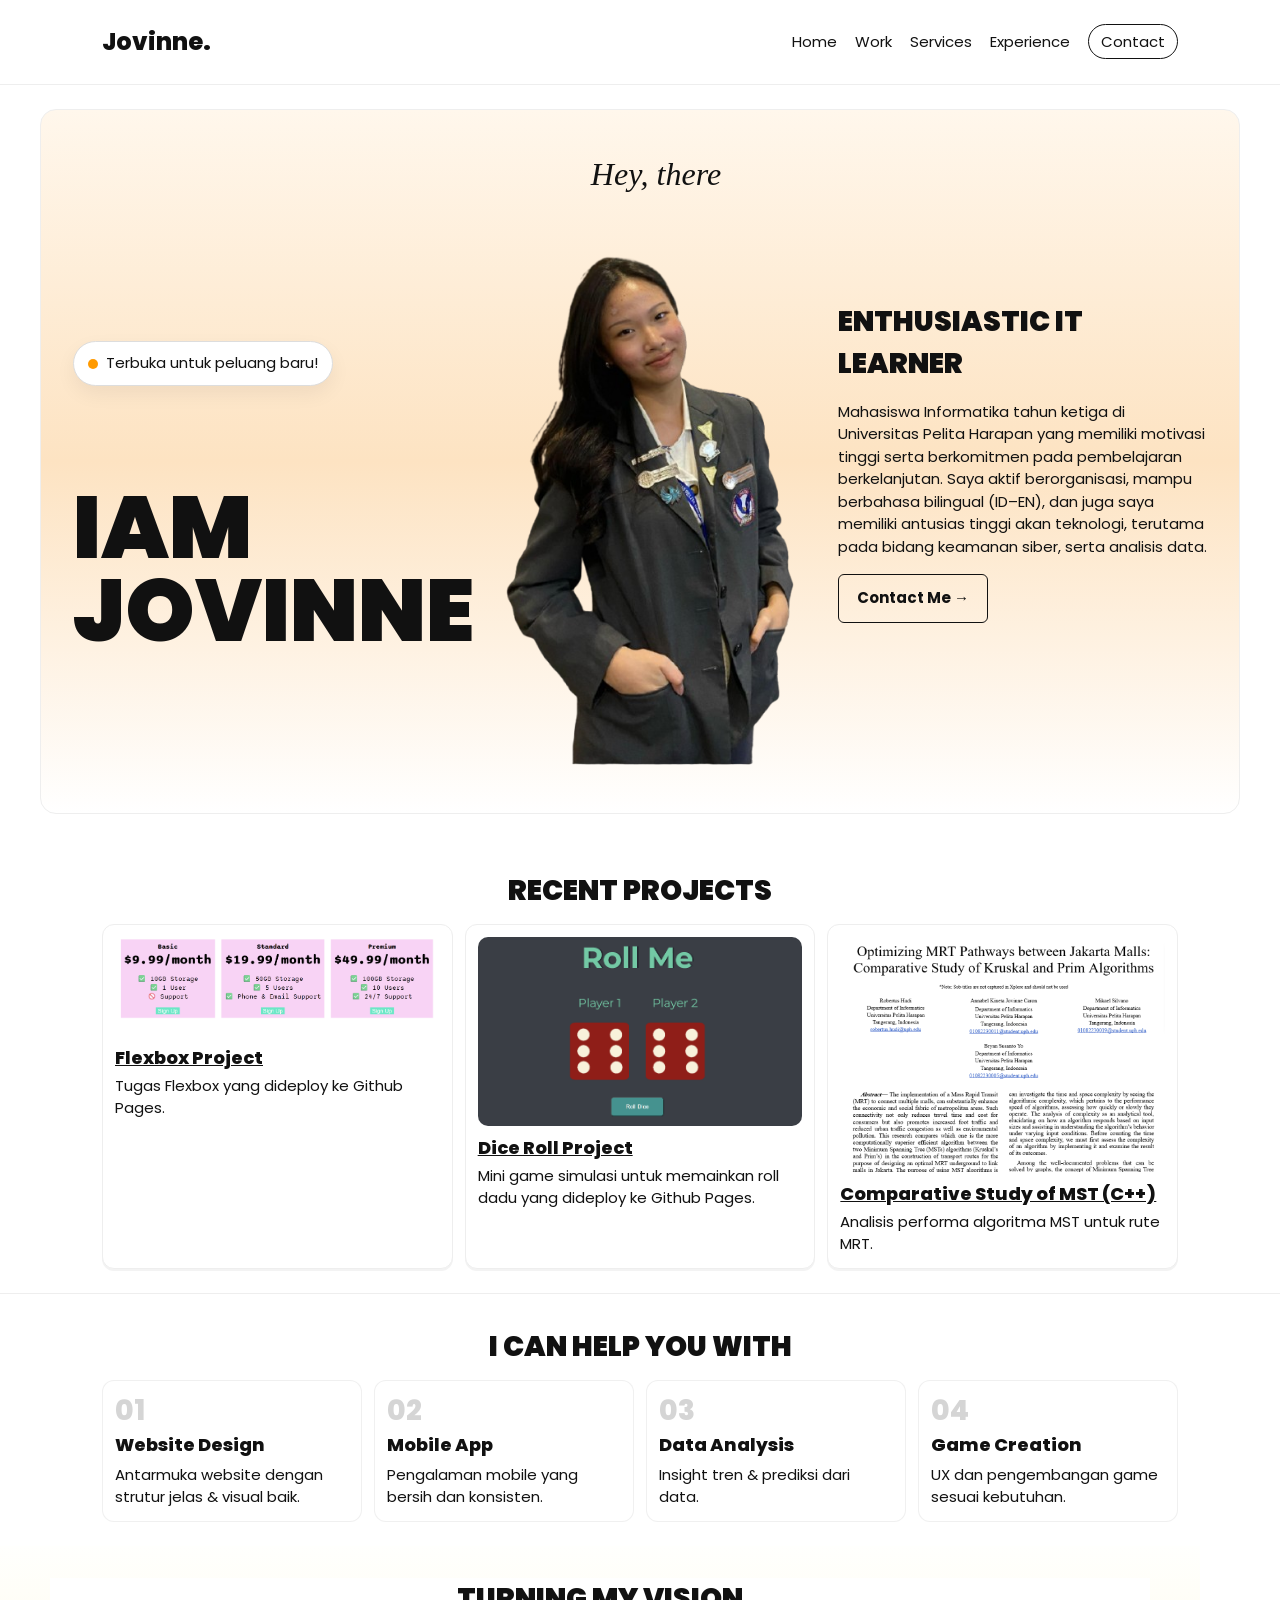
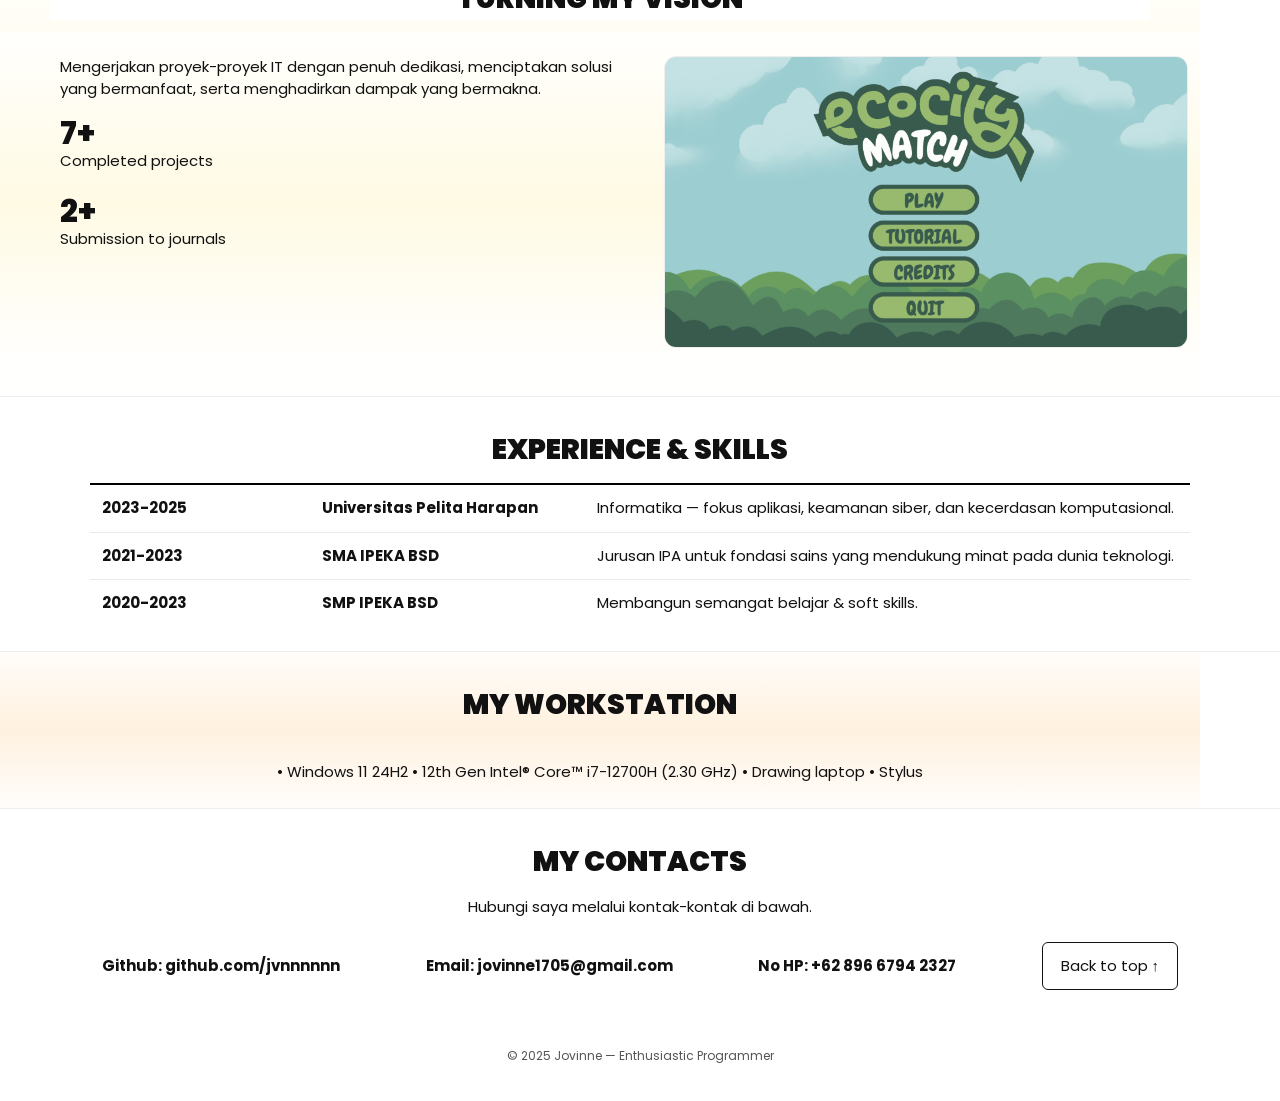
<file: index.html>
<!DOCTYPE html>
<html lang="en">
<head>
    <meta charset="UTF-8">
    <meta name="viewport" content="width=device-width, initial-scale=1.0">
    <title>Jovinne - Enthusiastic Progammer</title>
    <link rel = "stylesheet" href = "style.css">
</head>
<body>
    
    <!-- nav -->
    <header class="section"> 
        <div class="container nav">
            <h1 class="brand"> Jovinne. </h1>
            <nav class="menu">
                <a href="#home"> Home </a>
                <a href="#projects">Work</a>
                <a href="#services">Services</a>
                <a href="#experience">Experience</a>
                <a href="#contact" class="pill">Contact</a>
            </nav>
        </div>
    </header>
    <hr>

    <!-- main container -->
    <section id="home" class="main-container">
        <div class="main-left">
            <div class="badge">
                <span class = "dot"></span>
                Terbuka untuk peluang baru!
            </div>
            <h1 class = "main-title"> IAM <br> JOVINNE</h1>
        </div>

        <!-- center -->
        <div class="main-center">
            <h2 class="subtle">Hey, there</h2><br><br>
            <img src = "img/jvn.png" alt="Jovinne" class="portrait">
        </div>

        <!-- right -->
        <div class="main-right">
            <h3 class="role">ENTHUSIASTIC IT LEARNER</h3>
            <p>
                Mahasiswa Informatika tahun ketiga di Universitas Pelita Harapan yang memiliki motivasi tinggi serta berkomitmen pada pembelajaran berkelanjutan. Saya aktif berorganisasi, mampu berbahasa bilingual (ID–EN), dan juga saya memiliki antusias tinggi akan teknologi, terutama pada bidang keamanan siber, serta analisis data.
            </p>
            <a class="btn mt" href="#contact"><b>Contact Me →</b></a>
        </div>
    </section>

    <!-- projects -->
    <section id="projects" class="section">
        <h2 class="section-title center">RECENT PROJECTS</h2>
        <div class="textbox projects">

            <a class="card" href="https://jvnnnnnn.github.io/Project-Contoh/" target="_blank" rel="noopener">
                <img src="img/flexboxproject.png" alt="Flexbox Project">
                <u><h3>Flexbox Project</h3></u>
                <p>Tugas Flexbox yang dideploy ke Github Pages.</p>
            </a>

            <a class="card" href="https://jvnnnnnn.github.io/Project-Contoh-2/" target="_blank" rel="noopener">
                <img src="img/DiceRollPic.png" alt="Dice Roll Project">
                <u><h3>Dice Roll Project</h3></u>
                <p>Mini game simulasi untuk memainkan roll dadu yang dideploy ke Github Pages.</p>
            </a>

            <a class="card" href="https://uph365.sharepoint.com/:w:/s/RHRESEARCHGROUP/ESgTOhIboClIpw3Dx2XOU-UBw9fzRQcC-ZN-ojyO8fOWhw?e=VK8fQP" target="_blank" rel="noopener">
                <img src="img/DAAUASPic.png" alt="MST Comparison Project">
                <u><h3>Comparative Study of MST (C++)</h3></u>
                <p>Analisis performa algoritma MST untuk rute MRT.</p>
            </a>
        </div>
    </section>
    <hr>

    <!-- services -->
    <section id="services" class="section">
        <h2 class="section-title flex-center">I CAN HELP YOU WITH</h2>
        <div class="textbox services">
            <div class="service">
                <div class="num">01</div>
                <h3>Website Design</h3>
                <p>Antarmuka website dengan strutur jelas &amp; visual baik.</p>
            </div>
            <div class="service">
                <div class="num">02</div>
                <h3>Mobile App</h3>
                <p>Pengalaman mobile yang bersih dan konsisten.</p>
            </div>
            <div class="service">
                <div class="num">03</div>
                <h3>Data Analysis</h3>
                <p>Insight tren &amp; prediksi dari data.</p>
            </div>
            <div class="service">
                <div class="num">04</div>
                <h3>Game Creation</h3>
                <p>UX dan pengembangan game sesuai kebutuhan.</p>
            </div>
        </div>
    </section>

    <!-- vision / stat -->
    <section class="section vision">
        <h2 class="section-title flex-center">TURNING MY VISION</h2>
        <div class="container vision">
            <div class="vision-left">
                <p>Mengerjakan proyek-proyek IT dengan penuh dedikasi, menciptakan solusi yang bermanfaat, serta menghadirkan dampak yang bermakna.</p>

                <div class="stats">
                    <div><b class="big">7+</b><br>Completed projects</div>
                    <div><b class="big">2+</b><br>Submission to journals</div>
                </div>
            </div>

            <div class="vision-right">
                <img src="img/EcoCityMatchPic.png" alt="Biggest Project" class="workshot">
            </div>
        </div>
    </section>
    <hr>

    <!-- experience -->
    <section id="experience" class="section">
        <h2 class="section-title flex-center">EXPERIENCE &amp; SKILLS</h2>
        <table class="experience">
            <tr class="rowline">
                <td width="20%"><h4>2023-2025</h4></td>
                <td width="25%"><h4>Universitas Pelita Harapan</h4></td>
                <td>Informatika — fokus aplikasi, keamanan siber, dan kecerdasan komputasional.</td>
            </tr>
            <tr class="rowline">
                <td><h4>2021-2023</h4></td>
                <td><h4>SMA IPEKA BSD</h4></td>
                <td>Jurusan IPA untuk fondasi sains yang mendukung minat pada dunia teknologi.</td>
            </tr>
            <tr class="rowline">
                <td><h4>2020-2023</h4></td>
                <td><h4>SMP IPEKA BSD</h4></td>
                <td>Membangun semangat belajar &amp; soft skills.</td>
            </tr>
        </table>
    </section>
    <hr>

    <!-- workstation -->
    <section id="workstation" class="section workstation">
        <h2 class="section-title center">MY WORKSTATION</h2><br>
        <p class="container text-only">
            • Windows 11 24H2 • 12th Gen Intel® Core™ i7-12700H (2.30 GHz) • Drawing laptop • Stylus
        </p>
    </section>
    <hr>

    <!-- contact -->
    <footer id="contact" class="section">
        <h2 class="section-title center">MY CONTACTS</h2>
        <p class="container text-only">Hubungi saya melalui kontak-kontak di bawah.</p><br>
        <p class="container contacts">
            <a href="github:github.com/jvnnnnnn"><b>Github: github.com/jvnnnnnn</b></a><br>
            <a href="mailto:jovinne1705@gmail.com"><b>Email: jovinne1705@gmail.com</b></a><br>
            <a href="tel:+6289667942327"><b>No HP: +62 896 6794 2327</b></a><br><br>
            <a class="btn" href="#home">Back to top ↑</a>
        </p><br><br>
        <p class="copy">© 2025 Jovinne — Enthusiastic Programmer</p>
    </footer>
</body>
</html>
</file>
<file: style.css>
@import url('https://fonts.googleapis.com/css2?family=Poppins:wght@300;400;600;800;900&display=swap');

* {
    box-sizing: border-box;
    margin: 0px;
    padding: 0px;
    font-size: 15px;
}

html {
    scroll-behavior: smooth;
}

body {
    font-family: 'Poppins', sans-serif;
    line-height: 1.5;
    color:#111;
    background:#fff;
}

.section {
    padding: 24px 0;
    background:#fff;
}

.container {
    display: flex;
    max-width: 1100px;
    margin: 0 auto;
    padding: 0 12px;
    flex-direction: column;
    gap: 12px;
    justify-content: center;
    align-items: center;
}

@media (min-width: 768px) {
    .container{
        flex-direction: row;
        justify-content: space-between;
        align-items: center;
    }
}

hr {
    border: 0px;
    height: 1px;
    background: #eee;
}


/* nav */
.brand {
    font-size: 24px;
    font-weight: 800;
}

.menu a {
    text-decoration: none;
    color: #111;
    margin-left: 14px;
}

.menu a:hover {
    text-decoration: underline;
}

.menu .pill {
    border: 1px solid #111;
    padding: 6px 12px;
    border-radius: 999px;
}


/* main container */
.main-container{
    display: grid;
    grid-template-columns: 1fr auto 1fr;
    align-items: center;
    gap: 32px;
    max-width: 1200px;
    margin: 24px auto;
    padding: 40px 32px;
    border: 1px solid #eee;
    border-radius: 16px;
    background: linear-gradient(180deg,#fff7ec 0%,#fde3c2 50%,#fff 100%);
    overflow: hidden;
}

.main-hey {
    position: absolute;
    top: -40px;
    left: 60%;
    transform: translateX(-50%);
    font-size: 64px;
    font-family: Georgia, 'Times New Roman', Times, serif;
    font-style: italic;
    font-weight: 300;
    white-space: nowrap;
    color: #111;
}

.main-center {
    position: relative;
    text-align: center;
}

.main-left {
    align-self: end;
    margin-bottom: 100px;
}

.main-right {
    max-width: 420px;
}

.subtle {
    font-family: Georgia, 'Times New Roman', Times, serif;
    font-style: italic;
    font-weight: 300;
    font-size: 32px;
}

.main-title {
    font-size: 88px;
    font-weight: 900;
    line-height: .95;
    text-transform: uppercase;
    margin-bottom: 20px;
}

.badge {
    display: inline-flex;
    align-items: center;
    gap: 8px;
    padding: 10px 14px;
    border: 1px solid #ddd;
    border-radius: 999px;
    background: #fff;
    box-shadow: 0 8px 20px rgba(0,0,0,.06);
    margin-bottom: 100px;
}

.badge .dot {
    width: 10px;
    height: 10px;
    border-radius: 999px;
    background: #ff9a00;
    display: inline-block
}

.mt {
    margin-top: 16px;
}

.btn {
    display: inline-block;
    padding: 12px 18px;
    border: 1px solid #111;
    border-radius: 6px;
    color: #111;
    text-decoration: none;
}

.btn:hover {
    background:#111; color:#fff;
}

.portrait {
    width: 300px;
    height: 530px;
    object-fit: cover;
    border-radius: 12px;
    display: block;
    margin: 0 auto;
}

.role {
    font-size: 28px;
    font-weight: 900;
    margin-bottom: 16px;
}


/* vision */
.vision {
    align-items: flex-start;
    background: linear-gradient(180deg, #fffffd 0%, #fffae4 50%, #ffffff 100%);
    max-width: 1200px;
    text-align: left;
    flex-direction: column;
    padding-top: 24px;
    padding-bottom: 24px;
}

@media (min-width: 768px) {
    .vision {
        flex-direction: row;
        align-items: flex-start;
    }
}

.vision-left {
    flex: 1 1 55%;
    display: block;
}

.vision-left > p{
    margin-left: 48px;
}

.vision-right {
    flex: 1 1 45%;
}

.workshot {
    width: 100%;
    height: auto;
    border-radius: 12px;
    border: 1px solid #eee;
    display: block;
}

.stats {
    display: flex;
    flex-direction: column;
    align-items: flex-start;
    gap: 22px;
    margin-top: 16px;
    margin-left: 48px;
}

.stats > div {
    text-align: left;
}

.big {
    font-size: 32px;
    font-weight: 800;
    line-height: 1;
}


/* section titles */
.section-title {
    font-size: 28px;
    font-weight: 900;
    max-width: 1100px;
    margin: 8px auto 12px;
    padding: 0 12px;
}

.center {
    text-align: center;
}

/* textbox */
.textbox {
    display: flex;
    gap: 12px;
    max-width: 1100px;
    flex-direction: column;
    margin: 0 auto;
    padding: 0 12px;
}

@media (min-width: 768px) {
    .textbox {
        flex-direction: row;
    }
}

/* project */

.projects .card {
    display: block;
    flex: 1 1 300px;
    background: #fff;
    border: 1px solid #eee;
    border-radius: 12px;
    padding: 12px;
    box-shadow: 0 2px 0 #f3f3f3;
    color: inherit;
    text-decoration: none;
}

.projects .card img {
    display:block;
    width: 100%;
    height: auto;
    border-radius: 10px;
    margin-bottom: 8px;
}

.projects .card h3 {
    font-size: 18px;
    font-weight: 800;
    margin-bottom: 4px;
}


/* services */
.services .service {
    position: relative;
    flex: 1 1 240px;
    background: #fff;
    border: 1px solid #eeeeeee1;
    border-radius: 12px;
    padding: 16px 12px 12px;
}

.services .service .num {
    font-size: 28px;
    font-weight: 800;
    color:#d5d5d5;
    line-height: 1;
    margin-bottom: 6px;
}

.services .service h3 {
    font-size: 18px;
    font-weight: 800;
    margin-bottom: 6px;
}


/* experience */
.experience {
    width: 100%;
    max-width: 1100px;
    margin: 0 auto;
    border-collapse: collapse;
}

.experience td {
    padding: 12px;
}

.rowline {
    border-top: 1px solid #e9e9e9;
}

.experience .rowline:first-child{
    border-top: 2px solid #000;
}

.workstation {
    background:linear-gradient(180deg, #fffdfa 0%, #fff1df 50%, #fffdfb 100%);
    max-width: 1200px;
    padding-top: 24px;
    padding-bottom: 24px;
}


/* footer */
.text-only {
    line-height: 1.6;
    align-items: center;
    justify-content: center;
    text-align: center;
}

.contacts a {
    color: #111;
    text-decoration: none;
}

.contacts a:hover {
    text-decoration: underline;
}

.copy {
    font-size: 12px;
    color: #555;
    text-align: center;
    padding: 12px 0;
}

.flex-center {
    display: flex;
    justify-content: center;
    align-items: center;
    background:#fff;
}
</file>
